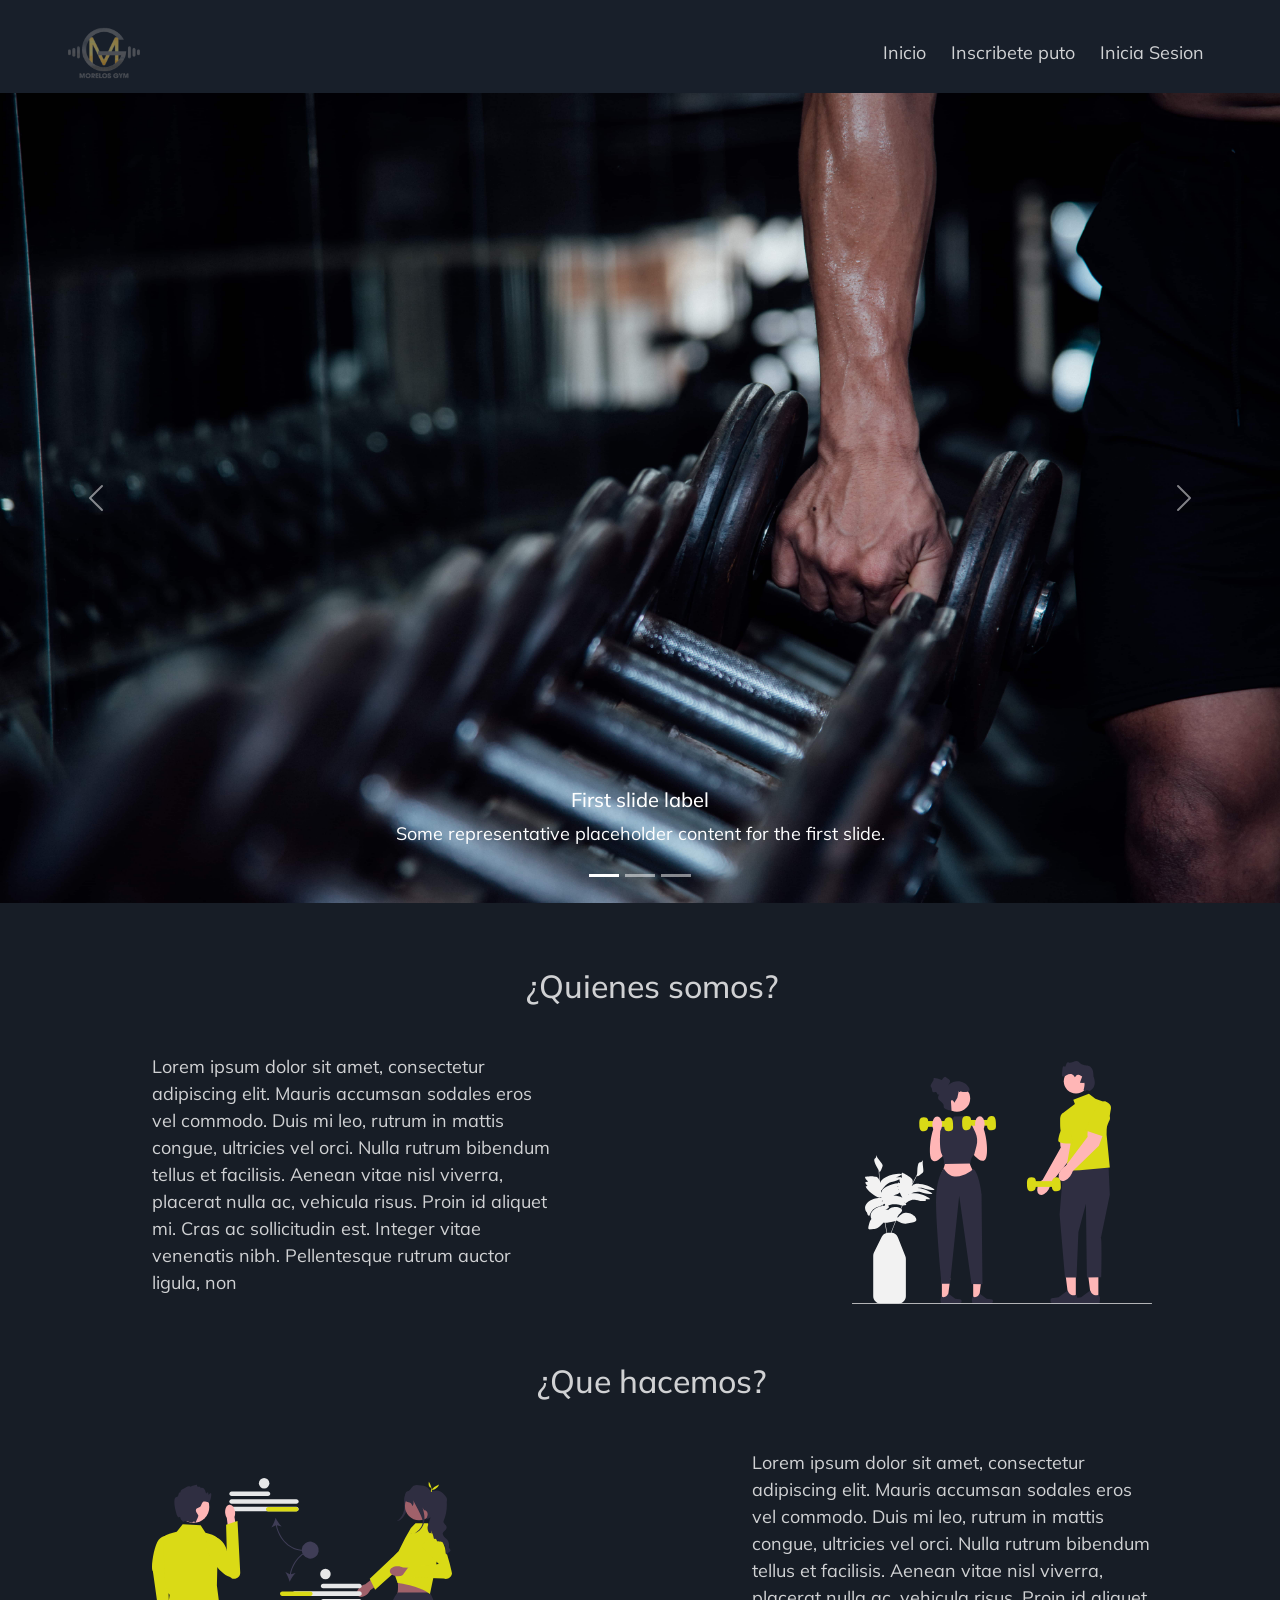
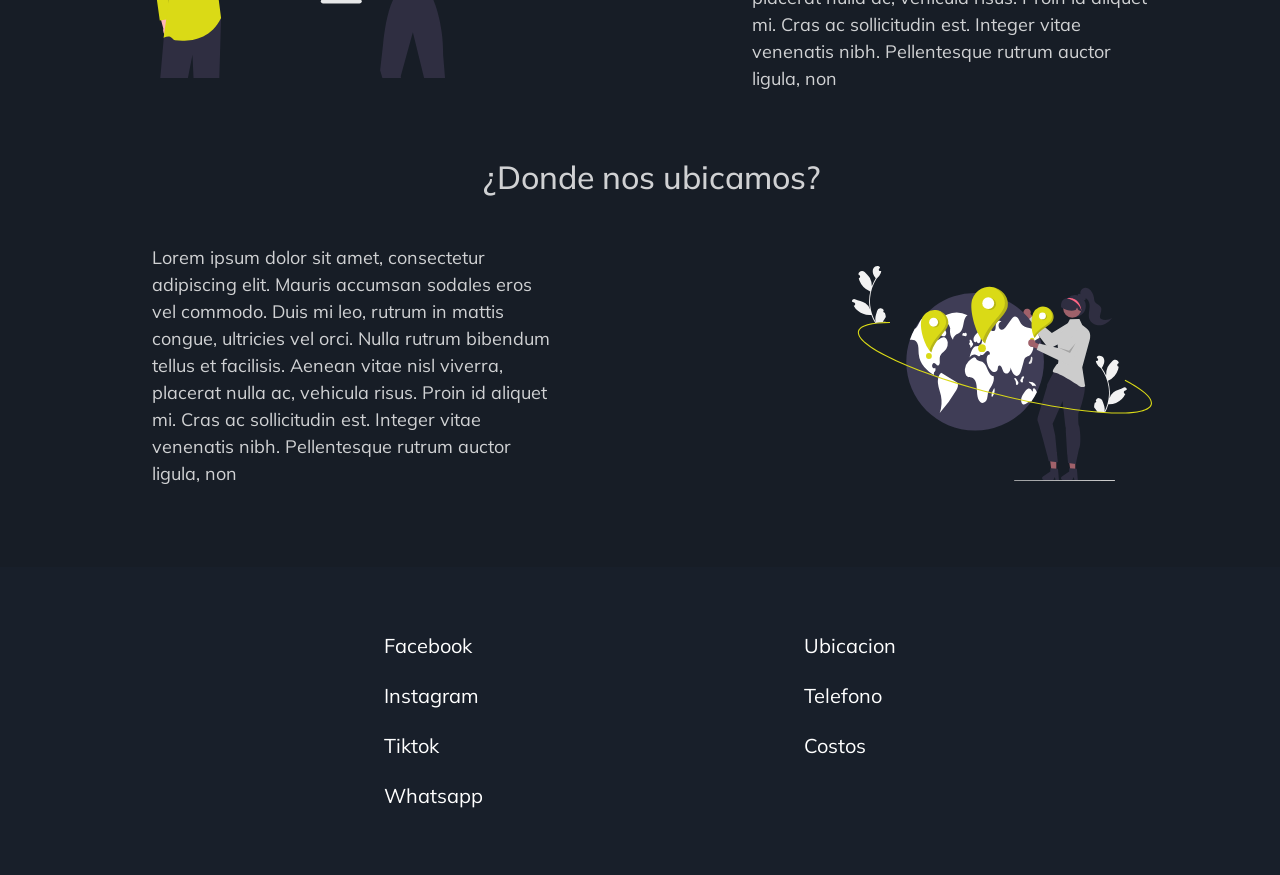
<file: index.html>
<!DOCTYPE html>
<html lang="en">
<head>
    <meta charset="UTF-8">
    <meta http-equiv="X-UA-Compatible" content="IE=edge">
    <meta name="viewport" content="width=device-width, initial-scale=1.0">
    <title>Morelos Gym</title>
    <link href="https://cdn.jsdelivr.net/npm/bootstrap@5.3.0/dist/css/bootstrap.min.css" rel="stylesheet" integrity="sha384-9ndCyUaIbzAi2FUVXJi0CjmCapSmO7SnpJef0486qhLnuZ2cdeRhO02iuK6FUUVM" crossorigin="anonymous">
    <link rel="stylesheet" href="index.css">
</head>
<body>

    <main>
        <div class="mobileMenu">
            <div>
                <a href="">Inicio</a>
                <a href="./inscribete3.php" target="_blank">Inscribete puto</a>
                <a href="./login.php" target="_blank">Inicia Sesion</a>
            </div>
        </div>
        <nav>
            <img src="./img/logo-morelos-fondo.png" alt="Logo Morelos Gym">

            <div class="navpc">
                <a href="">Inicio</a>
                <a href="./inscribete3.php" target="_blank">Inscribete puto</a>
                <a href="./login.php" target="_blank">Inicia Sesion</a>
            </div>
        </nav>

        <div id="carouselExampleCaptions" class="carousel slide carrusel">
            <div class="carousel-indicators">
              <button type="button" data-bs-target="#carouselExampleCaptions" data-bs-slide-to="0" class="active" aria-current="true" aria-label="Slide 1"></button>
              <button type="button" data-bs-target="#carouselExampleCaptions" data-bs-slide-to="1" aria-label="Slide 2"></button>
              <button type="button" data-bs-target="#carouselExampleCaptions" data-bs-slide-to="2" aria-label="Slide 3"></button>
            </div>
            <div class="carousel-inner">
              <div class="carousel-item active" data-bs-interval="1000">
                <img src="./img/gym.jpg" class="d-block w-100" alt="...">
                <div class="carousel-caption d-none d-md-block">
                  <h5>First slide label</h5>
                  <p>Some representative placeholder content for the first slide.</p>
                </div>
              </div>
              <div class="carousel-item" data-bs-interval="1000">
                <img src="./img/gym1.jpg" class="d-block w-100" alt="...">
                <div class="carousel-caption d-none d-md-block">
                  <h5>Second slide label</h5>
                  <p>Some representative placeholder content for the second slide.</p>
                </div>
              </div>
              <div class="carousel-item" data-bs-interval="1000">
                <img src="./img/gym2.jpg" class="d-block w-100" alt="...">
                <div class="carousel-caption d-none d-md-block">
                  <h5>Third slide label</h5>
                  <p>Some representative placeholder content for the third slide.</p>
                </div>
              </div>
            </div>
            <button class="carousel-control-prev" type="button" data-bs-target="#carouselExampleCaptions" data-bs-slide="prev">
              <span class="carousel-control-prev-icon" aria-hidden="true"></span>
              <span class="visually-hidden">Previous</span>
            </button>
            <button class="carousel-control-next" type="button" data-bs-target="#carouselExampleCaptions" data-bs-slide="next">
              <span class="carousel-control-next-icon" aria-hidden="true"></span>
              <span class="visually-hidden">Next</span>
            </button>
          </div>
          

        <section class="information">
            <div class="qsomos">
                <h2>¿Quienes somos?</h2>
                <div class="infoSomos">
                    <p>Lorem ipsum dolor sit amet, consectetur adipiscing elit. Mauris accumsan sodales eros vel commodo. Duis mi leo, rutrum in mattis congue, ultricies vel orci. Nulla rutrum bibendum tellus et facilisis. Aenean vitae nisl viverra, placerat nulla ac, vehicula risus. Proin id aliquet mi. Cras ac sollicitudin est. Integer vitae venenatis nibh. Pellentesque rutrum auctor ligula, non</p>
                    <img src="img/fitness-yellow.svg" alt="Fitness SVG image">
                </div>
            </div>
            <div class="qsomos qhacemos">
                <h2>¿Que hacemos?</h2>
                <div class="infoSomos infohacemos">
                    <p>Lorem ipsum dolor sit amet, consectetur adipiscing elit. Mauris accumsan sodales eros vel commodo. Duis mi leo, rutrum in mattis congue, ultricies vel orci. Nulla rutrum bibendum tellus et facilisis. Aenean vitae nisl viverra, placerat nulla ac, vehicula risus. Proin id aliquet mi. Cras ac sollicitudin est. Integer vitae venenatis nibh. Pellentesque rutrum auctor ligula, non</p>
                    <img src="img/quehacemos.svg" alt="Fitness SVG image">
                </div>
            </div>
            <div class="qsomos">
                <h2>¿Donde nos ubicamos?</h2>
                <div class="infoSomos">
                    <p>Lorem ipsum dolor sit amet, consectetur adipiscing elit. Mauris accumsan sodales eros vel commodo. Duis mi leo, rutrum in mattis congue, ultricies vel orci. Nulla rutrum bibendum tellus et facilisis. Aenean vitae nisl viverra, placerat nulla ac, vehicula risus. Proin id aliquet mi. Cras ac sollicitudin est. Integer vitae venenatis nibh. Pellentesque rutrum auctor ligula, non</p>
                    <img src="img/ubicacion.svg" alt="Fitness SVG image">
                </div>
            </div>
        </section>


        <footer>
            <div>
                <a href="https://www.facebook.com/morelosgymoficial" target="_blank">Facebook</a>
                <a href="https://www.instagram.com/morelosgymsuplementos/" target="_blank">Instagram</a>
                <a href="" target="_blank">Tiktok</a>
                <a href="" target="_blank">Whatsapp</a>
            </div>

            <div>
                <a href="https://goo.gl/maps/XTgEcintX7d1tB1DA?coh=178572&entry=tt" target="_blank">Ubicacion</a>
                <a href="" target="_blank">Telefono</a>
                <a href="https://goo.gl/maps/XTgEcintX7d1tB1DA?coh=178572&entry=tt" target="_blank">Costos</a>
            </div>
        </footer>
    </main>
    
</body>
<script src="https://cdn.jsdelivr.net/npm/bootstrap@5.3.0/dist/js/bootstrap.bundle.min.js" integrity="sha384-geWF76RCwLtnZ8qwWowPQNguL3RmwHVBC9FhGdlKrxdiJJigb/j/68SIy3Te4Bkz" crossorigin="anonymous"></script>
<script src="./index.js"></script>
</html>
</file>
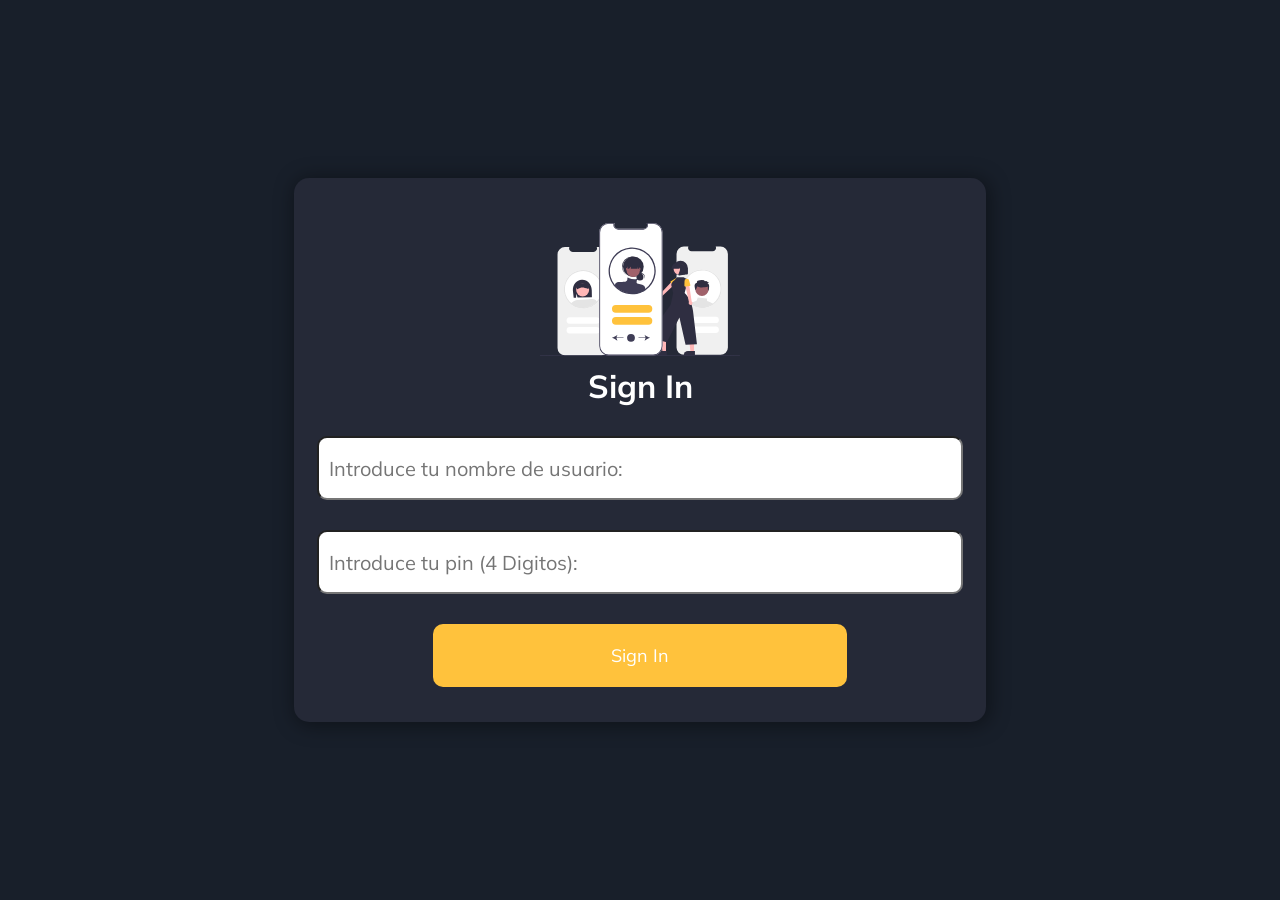
<file: login.html>
<!DOCTYPE html>
<html lang="en">
<head>
    <meta charset="UTF-8">
    <meta http-equiv="X-UA-Compatible" content="IE=edge">
    <meta name="viewport" content="width=device-width, initial-scale=1.0">
    <title>Sign In</title>
    <link rel="stylesheet" href="./login.css">
</head>
<body>
    <main>
        <form action="send">
            <div class="signup">
                <img src="./img/profiles.svg" alt="Password illustration">
                <h1>Sign In</h1>
            </div>
            <div>
                <input class="username input" required type="text" name="" placeholder="Introduce tu nombre de usuario:">
            </div>

            <div>
                <input class="pin input" required type="number" name="" placeholder="Introduce tu pin (4 Digitos):">
            </div>

            <p class="errorDatos">Por favor completa los campos</p>

            <button class="login" type="button" onclick="send()">Sign In</button>

        </form>
    </main>
</body>

<script src="./login.js"></script>
</html>
</file>
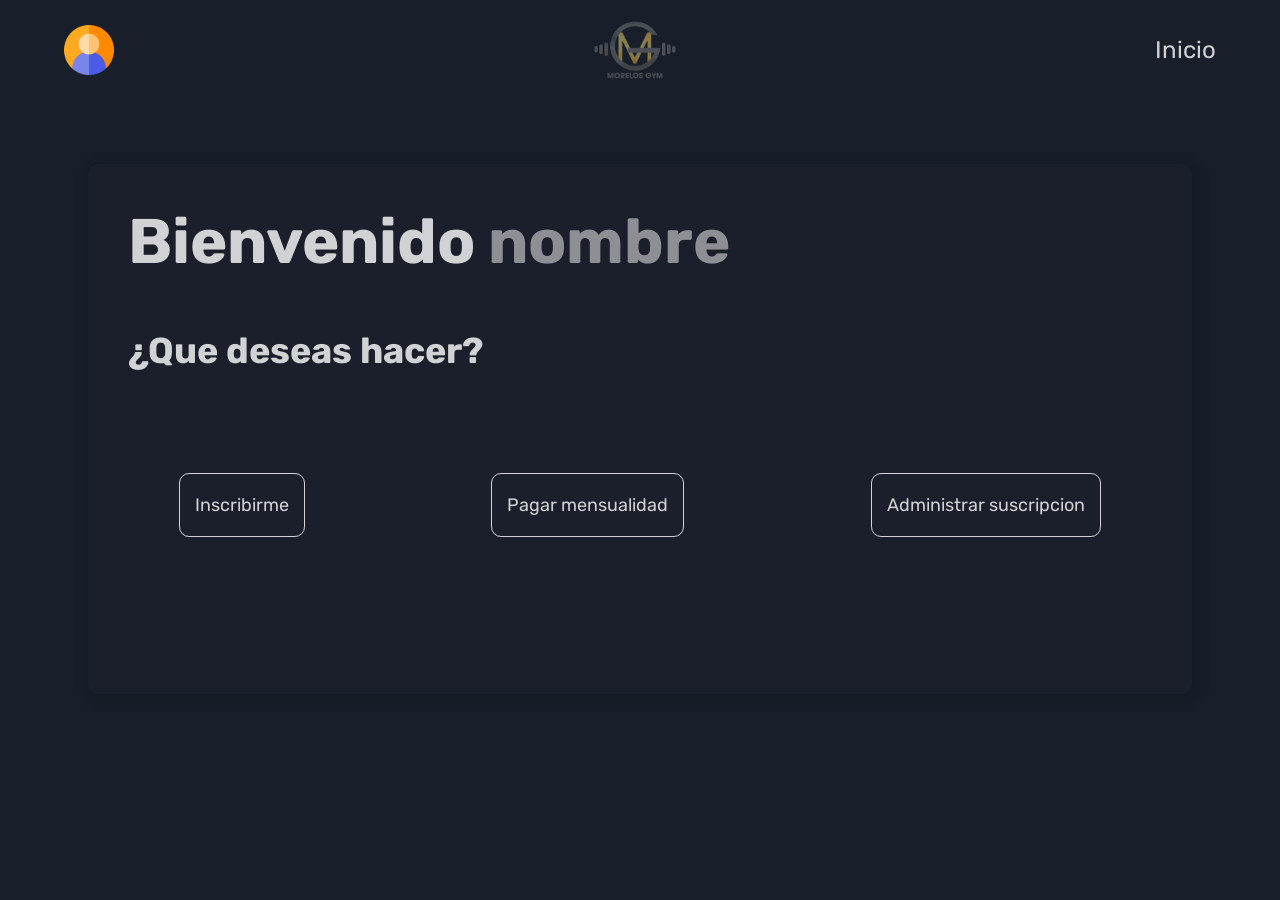
<file: perfil.html>
<!DOCTYPE html>
<html lang="en">
<head>
    <meta charset="UTF-8">
    <meta http-equiv="X-UA-Compatible" content="IE=edge">
    <meta name="viewport" content="width=device-width, initial-scale=1.0">
    <title>Perfil</title>
    <link rel="stylesheet" href="perfil.css">
</head>
<body>
    <main>

<!--Seccion de la pantalla de pagos-->
        <div class="inscripcion">
            <div class="payTitle">
                <img src="img/pay.svg" alt="Pay illustration">
                <h2>SELECT YOUR PAYMENT METHOD</h2>
                <p>TOTAL: $400.00</p>
            </div>
            <div class="botonesPagar">
                <button class="gpay"><img src="./img/google.svg" alt="G pay icon"></button>
                <button class="paypal"><img src="./img/paypal.svg" alt="Paypal Icon"></button>
                <button class="oxxopay"><img src="./img/oxxo_pay.png" alt="Oxxo pay Icon"></button>
            </div>
        </div>
        <div class="mensualidad">
            <div class="payTitle">
                <img src="img/pay.svg" alt="Pay illustration">
                <select name="opcionPago" class="pagarMes">
                    <option value="1">Selecciona una opcion</option>
                    <option value="2">Mes</option>
                    <option value="3">Quincena</option>
                </select>
                <h2>SELECT YOUR PAYMENT METHOD</h2>
                <div class="textoPagar">
                    <p>TOTAL: $<p class="totalPagar">0</p></p>
                </div>
            </div>
            <div class="botonesPagar">
                <button class="gpay botonPago"><img src="./img/google.svg" alt="G pay icon"></button>
                <button class="paypal botonPago"><img src="./img/paypal.svg" alt="Paypal Icon"></button>
                <button class="oxxopay botonPago"><img src="./img/oxxo_pay.png" alt="Oxxo pay Icon"></button>
            </div>
        </div>


        <!--Seccion de la barra de navegacion-->

        <nav>
            <img src="./img/user2.png" alt="User icon">

            <img src="./img/logo-morelos-fondo.png" alt="logo morelos gym" class="logo">

            <a href="./index.html">Inicio</a>
        </nav>


        <!--Seccion donde elige que desea hacer, si inscribirse, pagar mensualidad o administrar su suscripcion-->

        <section class="pay">
            <h1>Bienvenido <span>nombre</span></h1>
            <h3>¿Que deseas hacer?</h3>

            <div>
                <!--Despues hacer una validacion, si ya esta inscrito bloquear el boton-->
                <button onclick="inscribirse()">Inscribirme</button>
                <button onclick="pagar()">Pagar mensualidad</button>
                <button>Administrar suscripcion</button>
            </div>
        </section>

    </main>
</body>
<script src="login.js"></script>
</html>
</file>
<file: index.css>
@import url('https://fonts.googleapis.com/css2?family=Mulish&display=swap');
*{
    margin: 0;
    padding: 0;
    font-family: 'Mulish', sans-serif;
}
body{
    color: rgba(255, 255, 255, 0.8);
    background-color: hsl(216, 25%, 12%);
}
p{
    font-size: 18px;
}
nav{
    padding: 1% 5% 0% 5%;
    display: flex;
    flex-direction: row;
    justify-content: space-between;
    width: 100%;
    background-color: #100720;
    background-color: hsl(218,28%,13%);
}
nav img{
    width: 80px;
}
nav div{
    display: flex;
    justify-content: space-around;
    align-items: center;
    width: 30%;
}
nav div a{
    font-size: 18px;
    text-decoration: none;
    color: rgba(255, 255, 255, 0.8);
    animation-duration: 1s;
    transition: 0.5s;
}
nav div a:hover{
    transform: scale(1.2);
    transition: 0.5s;
}

.carrusel{
    height: 90vh;
    width: 100%;
}
.carrusel img{
    height: 90vh;
}


.information{
    width: 90%;
    margin-left: 5%;
    display: flex;
    justify-content: center;
    flex-direction: column;
    align-items: center;
    gap: 50px;
    color: rgba(255, 255, 255, 0.8);
    margin-top: 5%;
}
.mobileMenu{
    visibility: hidden;
    display: none;
}
.qsomos{
    width: 1000px;
    margin-left: 2%;
    display: flex;
    flex-direction: column;
    gap: 40px;
}
.qsomos h2{
    text-align: center;
}
.infoSomos{
    display: flex;
    justify-content: space-between;
    align-items: center;

}
.infoSomos p{
    width: 400px;
}
.infoSomos img{
    width: 300px;
}

.infohacemos{
    flex-direction: row-reverse;
}




footer{
    background-color: hsl(218,28%,13%);
    display: flex;
    width: 100%;
    padding: 5%;
    justify-content: space-evenly;
    margin-top: 5%;
}
footer div{
    display: flex;
    flex-direction: column;
    gap: 20px;
}
footer div a{
    text-decoration: none;
    color: white;
    transition: 0.5s;
    font-size: 20px;
}
footer div a:hover{
    transform: scale(1.2);
    transition: 0.5s;
}

@media (max-width:1000px){
    .information{
        width: 90%;
    }
    p{
        font-size: 15px;
    }
    .infoSomos img{
        width: 200px;
    }
    .qsomos{
        width: 100%;
        font-size: 14px;
    }
    nav div{
        width: 50%;
    }
    .carrusel{
        height: 70vh;
    }
    .carrusel img{
        height: 70vh;
    }
}

@media (max-width:600px){
    .navpc{
        content: url('./img/burger.svg');
        width: 40px;
        height: 40px;
        color: white;
    }
    .closeMenu{
        content: url('./img/close.png');
        z-index: 20;
    }
    nav{
        align-items: center;
    }
    .infoSomos p{
        font-size: 15px;
        width: 100%;
    }
    .qsomos{
        display: flex;
        flex-direction: column;
    }
    .infoSomos{
        display: flex;
        flex-direction: column;
        gap: 20px;
    }

    footer div a{
        font-size: 15px;
    }
    footer{
        padding: 10% 5% 10%;
        margin-top: 5%
    }
    .mobileMenu{
        width: 100%;
        height: 100vh;
        position: fixed;
        background-color: hsl(216, 25%, 12%);
        visibility: hidden;
        z-index: 10;
        transition: 0s;
    }
    .mobileMenu div{
        display: flex;
        flex-direction: column;
        align-items: center;
        justify-content: center;
        gap: 50px;
        margin-top: 30%;
    }
    .mobileMenu div a{
        color: white;
        text-decoration: none;
        font-size: 25px;
    }
    .mobileMenu div a:hover{
        transform: scale(1.2);
        transition: 0.5s;
    }
    .mostrar{
        visibility: visible;
        display: block;
    }
}

@media (max-width:500px){
    nav img{
        width: 70px;
    }
}
</file>
<file: login.css>
@import url('https://fonts.googleapis.com/css2?family=Mulish&display=swap');

*{
    color: white;
    margin: 0;
    padding: 0;
    font-family: 'Mulish', sans-serif;
}
body{
    background-color: hsl(218,28%,13%);
}
.signup{
    display: flex;
    flex-direction: column;
    justify-content: center;
    align-items: center;
    margin-top: 10px;
}
.signup img{
    width: 200px;
}
main{
    width: 90%;
    margin-left: 5%;
    display: flex;
    justify-content: center;
    align-items: center;
    flex-direction: column;
    height: 100vh;
}
h1{
    text-align: center;
}
form{
    display: flex;
    flex-direction: column;
    gap: 30px;
    box-shadow: 2px 2px 20px 2px rgba(0, 0, 0, 0.4);
    border-radius: 15px;
    width: 60%;
    padding: 3% 0;
    background-color: #9081aa1a;
}
form div{
    display: flex;
    flex-direction: column;
    align-items: center;
    justify-content: center;
    gap: 10px;
}
form div input{
    width: 90%;
    height: 40px;
    padding: 10px;
    border-radius: 10px;
    color: black;
    font-size: 20px;
}
form div input::placeholder{
    font-size: 20px;
}
form button{
    width: 60%;
    margin-left: 20%;
    background-color: #FFC23C;
    height: 7vh;
    border: 1px solid transparent;
    border-radius: 10px;
    font-size: 18px;
    cursor: pointer;
    transition: 0.5s;
}
form button:hover{
    transition: 0.5s;
    background: transparent;
    border: 1px solid rgba(255, 255, 255, 0.3);
}
.errorDatos{
    color: rgba(255, 0, 0, 0.7);
    font-size: 20px;
    text-align: center;
    display: none;
}
.errorInputs{
    border: 2px solid rgba(255, 0, 0, 0.7);
}
.mostrar{
    display: block;
}

@media (max-height:800px){
    main{
        height: 100vh;
    }
    .signup img{
        width: 150px;
    }
    form div input{
        height: 20px;
    }
    form div input::placeholder{
        font-size: 18px;
    }
}
@media (max-width:900px){
    form{
        width: 90%;
        margin-left: 5%;
    }
    form div input{
        width: 80%;
        margin-left: 0;
    }
    form{
        padding: 5% 0;
    }
}
</file>
<file: perfil.css>
@import url('https://fonts.googleapis.com/css2?family=Rubik:wght@700&display=swap');
*{
    margin: 0;
    padding: 0;
    color: rgba(255, 255, 255, 0.8);
    font-family: 'Rubik', sans-serif;
}
.inscripcion,.mensualidad,.suscripcion{
    position: absolute;
    width: 100%;
    display: flex;
    flex-direction: column;
    justify-content: center;
    align-items: center;
    height: 100vh;
    background-color: hsl(218,28%,13%);
}
.inscripcion div,.mensualidad div,.suscripcion div{
    width: 600px;
}
.sub-suscripcion{
    background: rgba(43, 35, 56, 0.1);
    padding: 5%;
    border-radius: 10px;
    display: flex;
    flex-direction: column;
    gap: 20px;
}
.navigation-suscripcion{
    width: 100%;
    padding: 0;
    display: flex;
    justify-content: space-between;
}

.payTitle{
    display: flex;
    flex-direction: column;
    align-items: center;
    justify-content: center;
    gap: 20px;
}
.payTitle img{
    width: 200px;
}
.botonesPagar{
    width: 500px;
    display: flex;
    justify-content: space-between;
    margin: 40px 0;
}
.botonesPagar img{
    width: 100px;
}
.botonesPagar button{
    width: 20%;
    background: transparent;
    border: none;
    margin-right: 20px;
    margin-left: 20px;
    background-color: rgba(144, 129, 170, 0.1);
    height: 80px;
    border-radius: 10px;
    box-shadow: 5px 5px 15px rgba(0, 0, 0, 0.4);
    transition: 0.5s;
    border: 1px solid hsl(218,28%,13%);
    cursor: pointer;
}
.botonesPagar button:hover{
    transition: 0.5s;
    background: transparent;
    border: 1px solid hsl(218,28%,13%);
}
.gpay img{
    width: 50px;
    height: 50px;
}
.paypal img{
    width: 80px;
    height: 80px;
}
.oxxopay img{
    width: 80px;
    height: 20px;
}




main{
    background: hsl(218,28%,13%);
    height: 100vh;
    display: flex;
    flex-direction: column;
    align-items: center;
}
nav{
    width: 90%;
    padding: 0 5%;
    display: flex;
    flex-direction: row;
    justify-content: space-between;
    align-items: center;
    height: 100px;
}
nav img{
    width: 50px;
}
.logo{
    width: 90px;
}
nav a{
    text-decoration: none;
    color: rgba(255, 255, 255, 0.8);
    font-size: 24px;
}

.mensualidad{
    visibility: hidden;
}
.inscripcion{
    visibility: hidden;
}
.suscripcion{
    visibility: hidden;
}
.mostrar{
    visibility: visible;
}
.ocultar{
    visibility: hidden;
}
.close-suscripcion{
    cursor: pointer;
}


.pay{
    margin-top: 5%;
    width: 80%;
    height: 50vh;
    display: flex;
    flex-direction: column;
    box-shadow: 3px 3px 10px 8px rgba(0, 0, 0,0.1);
    padding: 40px;
    gap: 50px;
    border-radius: 10px;
    background: rgba(43, 35, 56, 0.1);
}
.pay h1{
    font-size: 7vh;
}
.pay h3{
    font-size: 4vh;
}
.pay div{
    width: 90%;
    display: flex;
    justify-content: space-between;
    margin-top: 5%;
    margin-left: 5%;
}
.pay div button{
    padding: 20px 15px;
    border: 1px solid rgba(255, 255, 255, 0.8);
    background: transparent;
    border-radius: 10px;
    font-size: 18px;
    cursor: pointer;
    transition: 0.5s;
}
.pay div button:hover{
    border: 1px solid transparent;
    color: hsl(218,28%,13%);
    background: rgba(255, 255, 255, 0.8);
    transition: 0.5s;
}
span{
    color: rgba(255, 255, 255, 0.5);
}
.textoPagar{
    display: flex;
    justify-content: center;
}
select{
    background: transparent;
    border: 1px solid rgba(255, 255, 255, 0.8);
    border-radius: 5px;
    padding: 10px 20px;
}
option{
    background: white;
    color: black;
    border: 1px solid rgba(255, 255, 255, 0.8);
    border-radius: 5px;
    padding: 10px 20px;
}

@media (max-width:880px){
    .pay{
        height: auto;
    }
    .pay div{
        flex-direction: column;
        gap: 3vh;
    }
}
@media(max-width:670px){
    .inscripcion,.mensualidad{
        padding: 5% 0;
    }
    .payment2{
        width: 90%;
        margin: 5% 0;
    }
    .payTitle{
        margin-left: 5%;
    }
    .inscripcion div,.mensualidad div{
        width: 90%;
    }
    .botonesPagar{
        width: 90%;
        flex-direction: column;
        gap: 30px;
    }
    .botonesPagar button{
        width: 90%;
    }
}
@media(max-width:450px){
    .pay h1{
        font-size: 5vh;
    }
    .pay h3{
        font-size: 3vh;
    }
    .pay{
        width: 80%;
        padding: 20px;
    }
    .pay div button{
        font-size: 15px;
    }
    nav img{
        width: 40px;
    }
    nav a{
        font-size: 18px;
    }
}
</file>
